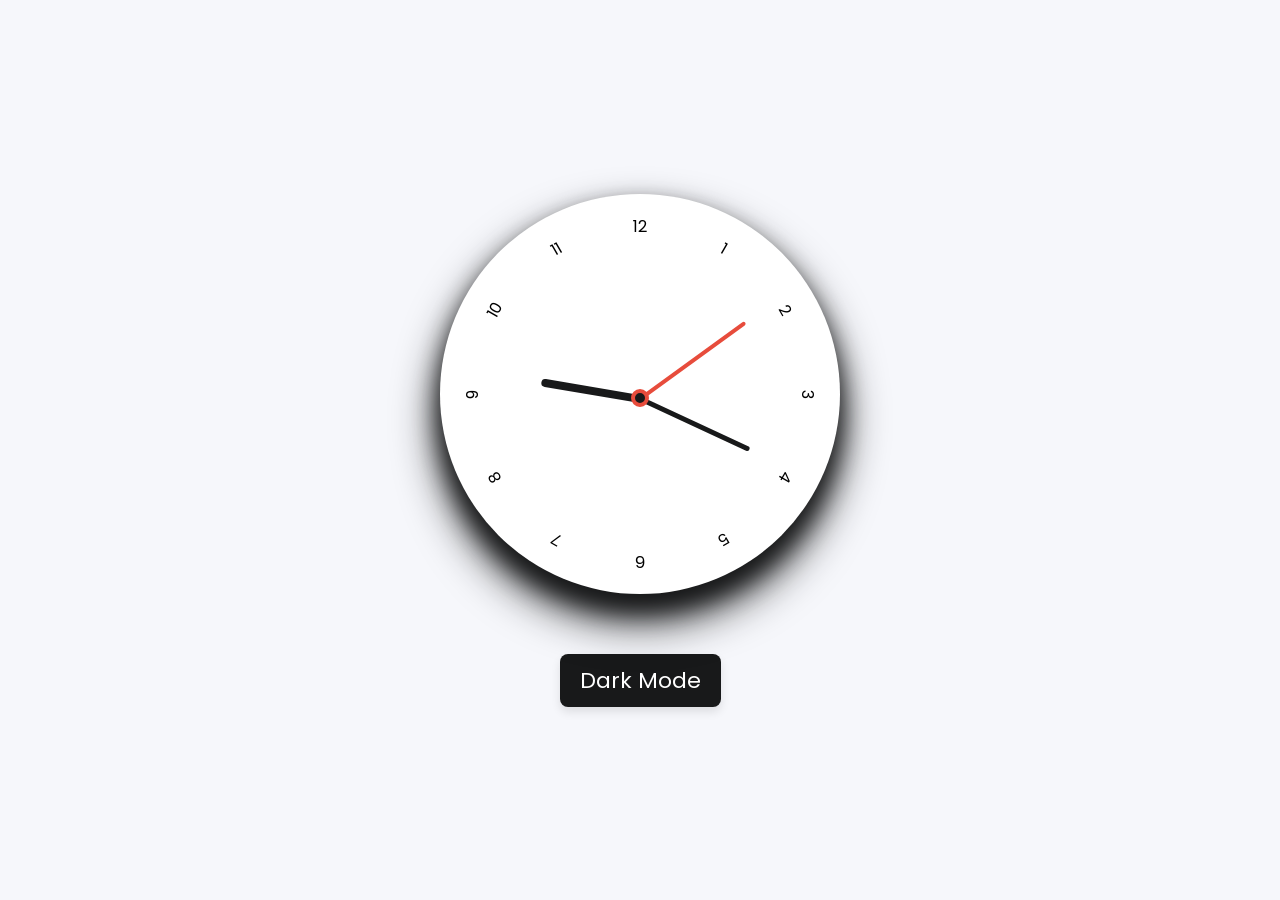
<file: index.html>
<!DOCTYPE html>

<html lang="en">
  <head>
    <meta charset="UTF-8" />
    <meta http-equiv="X-UA-Compatible" content="IE=edge" />
    <meta name="viewport" content="width=device-width, initial-scale=1.0" />
    <title>Analog Clock JavaScript</title>
    <link rel="stylesheet" href="style.css" />
    <script src="script.js" defer></script>
  </head>
  <body>
    <!-- The clock container with labels for each hour and the hands for hour, minute, and second. The mode switch is included for toggling dark mode. -->
    <div class="container">
        <!--Let us create the div that holds all the intervals of the clock-->
      <div class="clock">
        <label style="--i: 11"><span>1</span></label>
        <label style="--i: 10"><span>2</span></label>
        <label style="--i: 9"><span>3</span></label>
        <label style="--i: 8"><span>4</span></label>
        <label style="--i: 7"><span>5</span></label>
        <label style="--i: 6"><span>6</span></label>
        <label style="--i: 5"><span>7</span></label>
        <label style="--i: 4"><span>8</span></label>
        <label style="--i: 3"><span>9</span></label>
        <label style="--i: 2"><span>10</span></label>
        <label style="--i: 1"><span>11</span></label>
        <label style="--i: 12"><span>12</span></label>
        <!--Let's create the indicator hands to tell us what the time is with a div-->
        <div class="indicator">
            <!--The hour hand-->
          <span class="hand hour"></span>
            <!--The minute hand-->
          <span class="hand minute"></span>
            <!--The second hand-->
          <span class="hand second"></span>
        </div>
      </div>
      <!--This div can change the mode of the clock from light to dark-->
      <div class="mode-switch">Dark Mode</div>
    </div>
  </body>
</html>
</file>
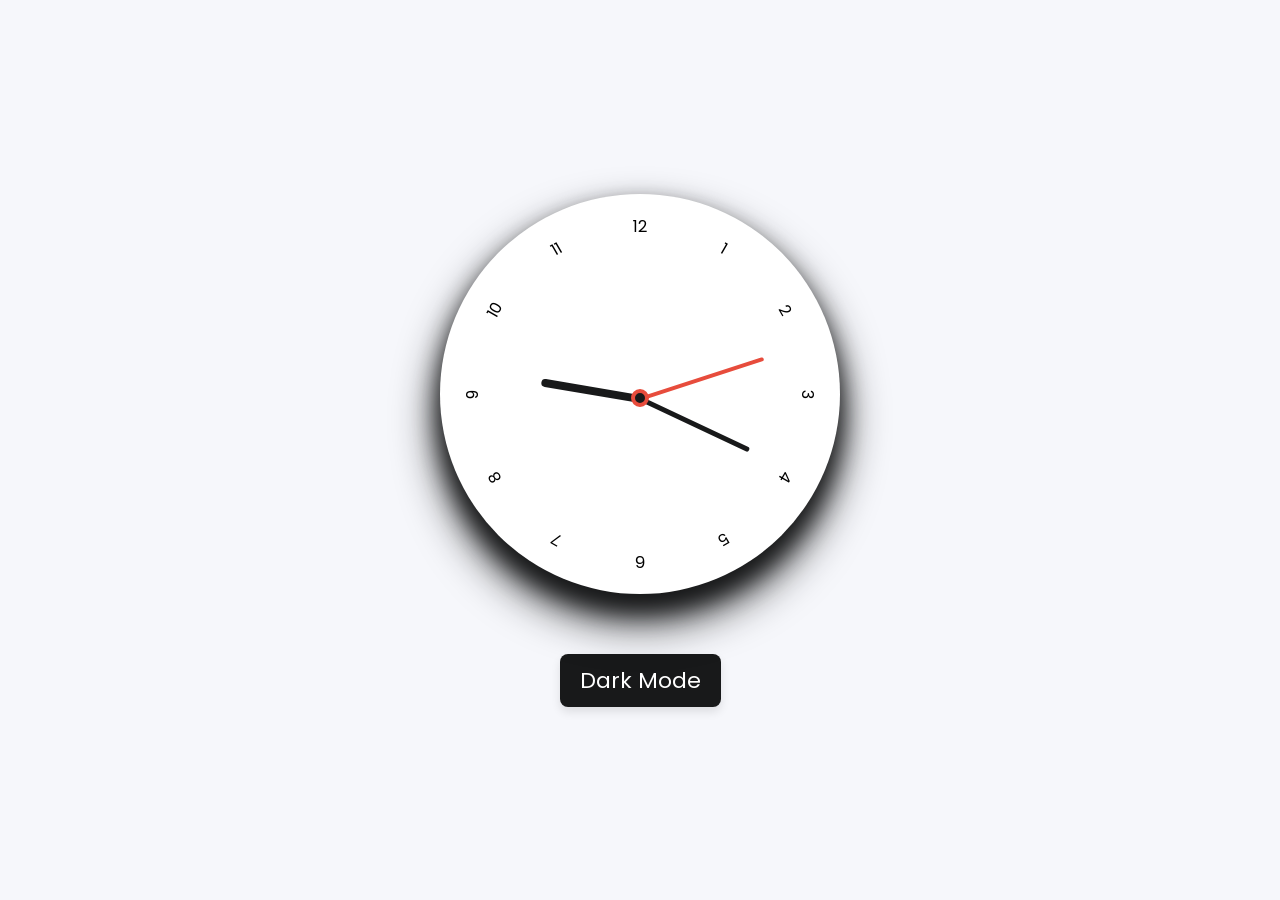
<file: clock.html>
<!DOCTYPE html>

<html lang="en">
  <head>
    <meta charset="UTF-8" />
    <meta http-equiv="X-UA-Compatible" content="IE=edge" />
    <meta name="viewport" content="width=device-width, initial-scale=1.0" />
    <title>Analog Clock JavaScript</title>
    <link rel="stylesheet" href="clock.css" />
    <script src="clock.js" defer></script>
  </head>
  <body>
    <!-- The clock container with labels for each hour and the hands for hour, minute, and second. The mode switch is included for toggling dark mode. -->
    <div class="container">
        <!--Let us create the div that holds all the intervals of the clock-->
      <div class="clock">
        <label style="--i: 11"><span>1</span></label>
        <label style="--i: 10"><span>2</span></label>
        <label style="--i: 9"><span>3</span></label>
        <label style="--i: 8"><span>4</span></label>
        <label style="--i: 7"><span>5</span></label>
        <label style="--i: 6"><span>6</span></label>
        <label style="--i: 5"><span>7</span></label>
        <label style="--i: 4"><span>8</span></label>
        <label style="--i: 3"><span>9</span></label>
        <label style="--i: 2"><span>10</span></label>
        <label style="--i: 1"><span>11</span></label>
        <label style="--i: 12"><span>12</span></label>
        <!--Let's create the indicator hands to tell us what the time is with a div-->
        <div class="indicator">
            <!--The hour hand-->
          <span class="hand hour"></span>
            <!--The minute hand-->
          <span class="hand minute"></span>
            <!--The second hand-->
          <span class="hand second"></span>
        </div>
      </div>
      <!--This div can change the mode of the clock from light to dark-->
      <div class="mode-switch">Dark Mode</div>
    </div>
  </body>
</html>
</file>
<file: style.css>
@import url("https://fonts.googleapis.com/css2?family=Poppins:wght@200;300;400;500;600;700&display=swap");

*{
    margin: 0;
    padding: 0;
    box-sizing: border-box;
    font-family: "Poppins", sans-serif;
}

:root {
    --primary-color: #f6f7fb; 
    --white-color:#fff;
    --black-color:#18191a;
    --red-color:#e74c3c;
}

body{
    display: flex;
    min-height: 100vh;
    align-items: center;
    justify-content: center;
    background: var(--primary-color);
}

body.dark {
    --primary-color: #242526; 
    --white-color:#18191a;
    --black-color:#fff;
    --red-color:#e74c3c;
}

.container {
    display: flex;
    flex-direction: column;
    align-items: center;
    gap:60px; 
}

.container .clock{
    display: flex;
    height: 400px;
    width: 400px;
    border-radius: 50%;
    align-items: center;
    justify-content: center;
    background: var(--white-color);   
    box-shadow: 0 15px 25px var(--black-color), 0 25px 45px var(--black-color);
    position: relative; 
}

.clock label{
    position: absolute;
    inset: 20px;
    text-align: center;
    transform: rotate(calc(var(--i) * (-360deg / 12)));
}


.container .indicator {
    position: absolute;
    height: 10px;
    width: 10px;
    display: flex;
    justify-content: center;
}

.indicator::before{
    content: "";
    position: absolute;
    height: 100%;
    width: 100%;
    border-radius: 50%;
    z-index: 100;
    background: var(--black-color);
    border: 4px solid var(--red-color);
}

.indicator .hand {
    position: absolute;
    height: 130px;
    width: 4px;
    bottom: 0;
    border-radius: 25px;
    transform-origin: bottom;
    background: var(--red-color);
}

.hand.minute {
    height: 120px;
    width: 5px;
    background: var(--black-color);
}

.hand.hour{
    height: 100px;
    width: 8px;
    background: var(--black-color);
}

.mode-switch {
    padding: 10px 20px;
    border-radius: 8px;
    font-size: 22px;
    font-weight: 400;
    display: inline-block;
    color: var(--white-color);
    background: var(--black-color);
    box-shadow: 0 5px 10px rgba(0, 0, 0, 0.1);
    cursor: pointer;
}
</file>
<file: clock.css>
@import url("https://fonts.googleapis.com/css2?family=Poppins:wght@200;300;400;500;600;700&display=swap");

*{
    margin: 0;
    padding: 0;
    box-sizing: border-box;
    font-family: "Poppins", sans-serif;
}

:root {
    --primary-color: #f6f7fb; 
    --white-color:#fff;
    --black-color:#18191a;
    --red-color:#e74c3c;
}

body{
    display: flex;
    min-height: 100vh;
    align-items: center;
    justify-content: center;
    background: var(--primary-color);
}

body.dark {
    --primary-color: #242526; 
    --white-color:#18191a;
    --black-color:#fff;
    --red-color:#e74c3c;
}

.container {
    display: flex;
    flex-direction: column;
    align-items: center;
    gap:60px; 
}

.container .clock{
    display: flex;
    height: 400px;
    width: 400px;
    border-radius: 50%;
    align-items: center;
    justify-content: center;
    background: var(--white-color);   
    box-shadow: 0 15px 25px var(--black-color), 0 25px 45px var(--black-color);
    position: relative; 
}

.clock label{
    position: absolute;
    inset: 20px;
    text-align: center;
    transform: rotate(calc(var(--i) * (-360deg / 12)));
}


.container .indicator {
    position: absolute;
    height: 10px;
    width: 10px;
    display: flex;
    justify-content: center;
}

.indicator::before{
    content: "";
    position: absolute;
    height: 100%;
    width: 100%;
    border-radius: 50%;
    z-index: 100;
    background: var(--black-color);
    border: 4px solid var(--red-color);
}

.indicator .hand {
    position: absolute;
    height: 130px;
    width: 4px;
    bottom: 0;
    border-radius: 25px;
    transform-origin: bottom;
    background: var(--red-color);
}

.hand.minute {
    height: 120px;
    width: 5px;
    background: var(--black-color);
}

.hand.hour{
    height: 100px;
    width: 8px;
    background: var(--black-color);
}

.mode-switch {
    padding: 10px 20px;
    border-radius: 8px;
    font-size: 22px;
    font-weight: 400;
    display: inline-block;
    color: var(--white-color);
    background: var(--black-color);
    box-shadow: 0 5px 10px rgba(0, 0, 0, 0.1);
    cursor: pointer;
}
</file>
